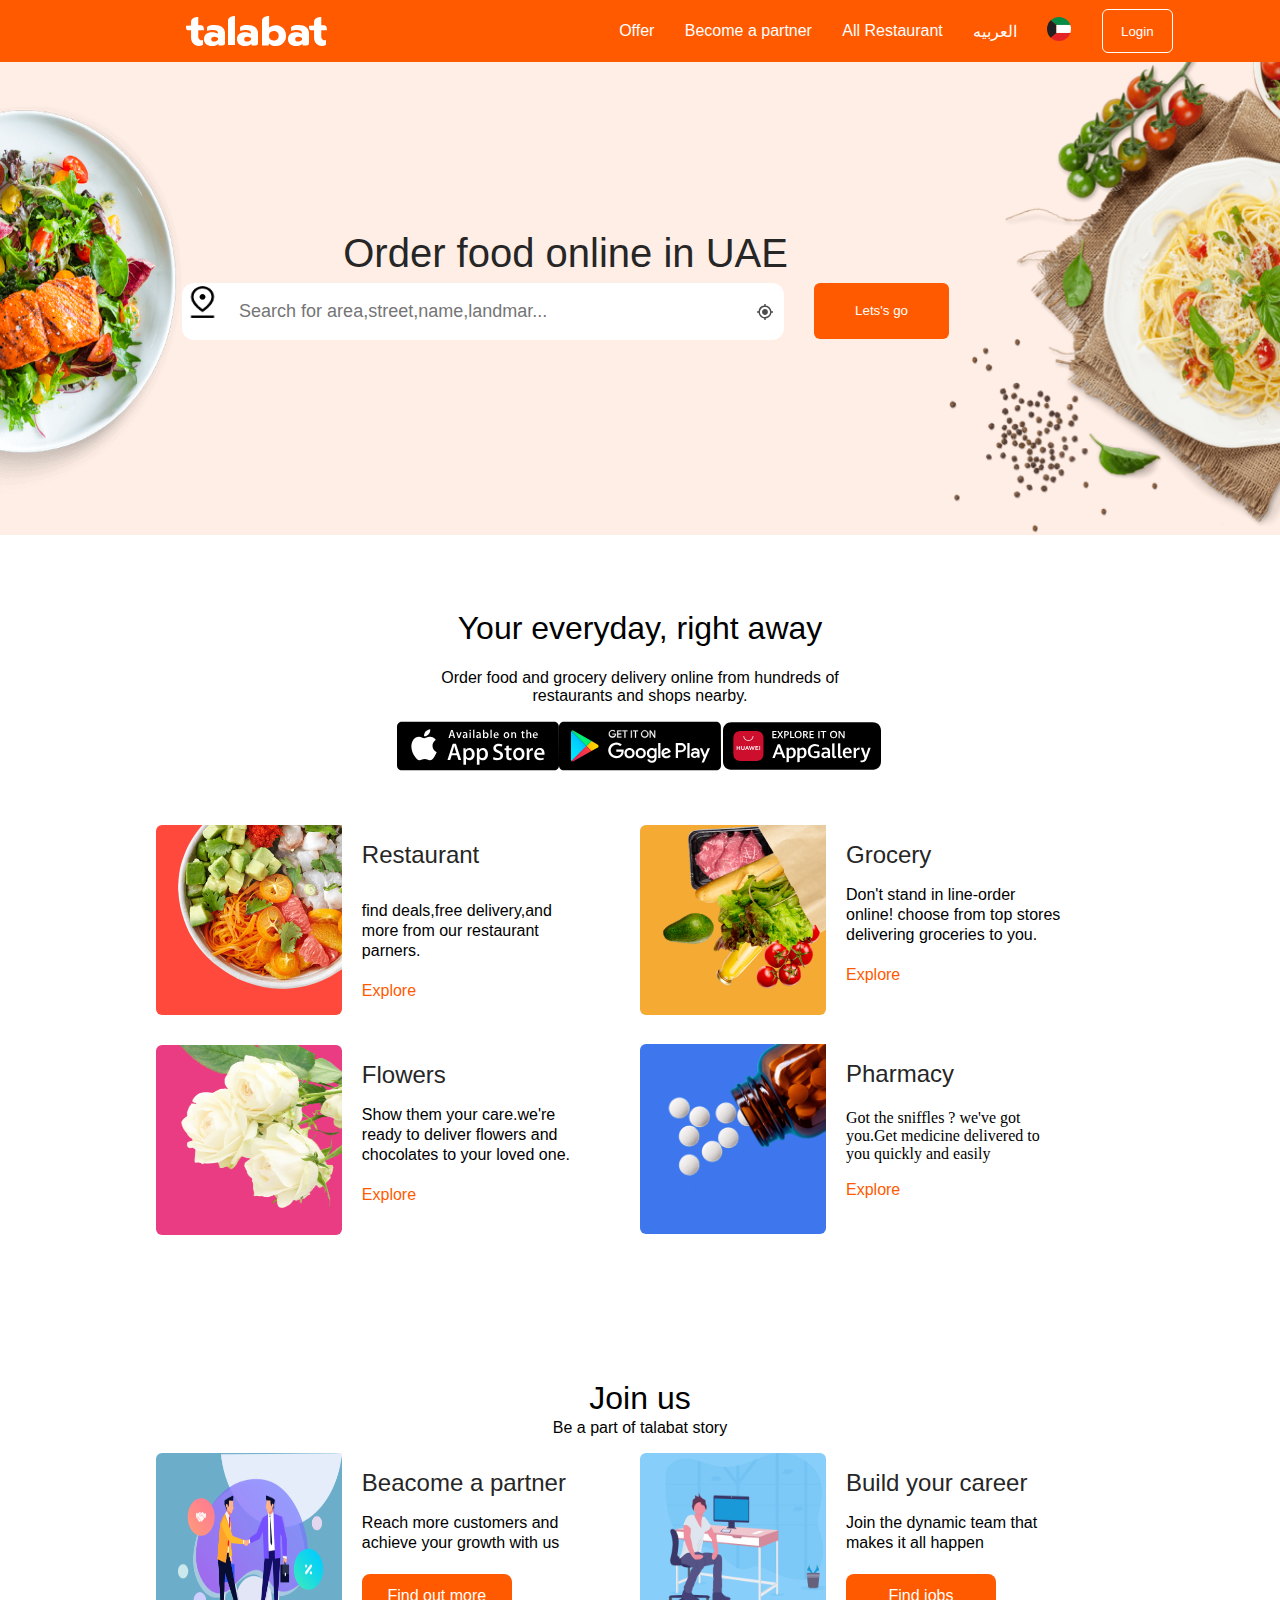
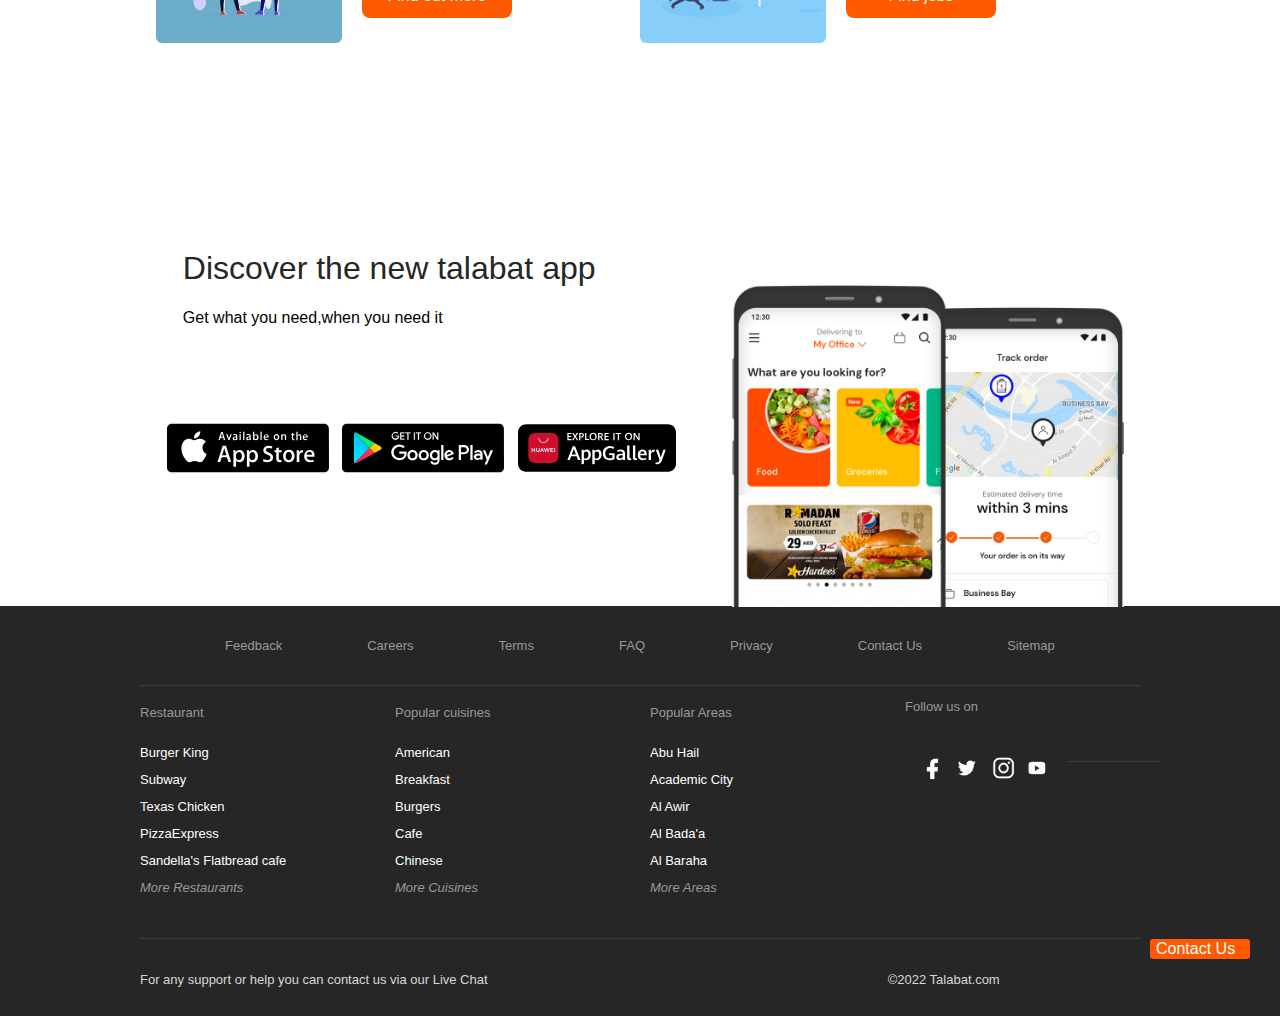
<file: index.html>
<!DOCTYPE html>
<html lang="en">
<head>
    <meta charset="UTF-8">
    <meta http-equiv="X-UA-Compatible" content="IE=edge">
    <meta name="viewport" content="width=device-width, initial-scale=1.0">
    <title></title>
    <link rel="stylesheet" href="talabat.css">
</head>
<body>
   <div class="container">
    <div class="header">
        <div class="main-logo">
            <img src="./images/logo.svg">
        </div>
        <div class="blank-space">
            <div class="nav-bar">
                <a href="">Offer</a>
                <a href="">Become a partner</a>
                <a href="">All Restaurant</a>
                <a href="">العربيه</a>
                <a href=""><img  class="flag" src="./images/flag.svg"></a>
                <a href=""><button class="login-button">Login</button></a>
            </div>
        </div>
    </div>
    <div class="baner-home">
        <div class="left-banner"><img src="./images/banner-left.webp" width="100%" height="100%"></div>
        <div class="banner-content">
            <div class="text-part">Order food online in UAE</div>
            <div class="search-part">
                
                <div class="locate-icon">
                    <img src="./images/locate-logo.png" id="locate">
                </div>
            
                <input type="text" id="search-field" placeholder="           Search for area,street,name,landmar...">
                <div class="locate-map"><img src="./images/locate-map.svg"></div>
                <a href=""><button class="letsgo-btn">Lets's go</button></a>
            </div>
        </div>
        <div class="right-banner"><img src="./images/banner-right.webp" width="100%" height="100%"></div>
    </div>
    <div class="blank"></div>
    <div class="text-head"><h1>Your everyday, right away</h1></div>
    <div class="text-para"><p>Order food and grocery delivery online from hundreds of <br> restaurants and shops nearby.</p></div>
    <div class="app-link"><div class="inner-div">
        <div class="app-store"><img src="./images/logo_appstore.svg" width="162px" height="50px"></div>
        <div class="play-store"><img src="./images/logo_playstore.svg"width="162px" height="50px"></div>
        <div class="huawei-store"><img src="./images/logo_huaweistore1.svg" width="162px" height="50px"></div>
        </div>
    </div>
    <div class="blank2"></div>
   <div class="explore-container">
    <div class="left-line"></div>
    <div class="explore-left">
        <div class="exploreleft-top">
            <div class="image1">
                <img src="./images/vertical-restaurants.webp" width="164px" height="164px">
            </div>
            <div class="text1">
                <div><h1 class="head1">Restaurant</h1></div>
                <div><p class="para1">find deals,free delivery,and <br>more from our restaurant <br>parners.</p></div>
                <a class="explore-link" href="">Explore</a>
            </div>
        </div>
        <div class="exploreleft-bottom">
            <div class="image2">
                <img src="./images/vertical-flowers.webp" width="164px" height="164px">
            </div>
            <div class="text2">
                <div><h1 class="head1">Flowers</h1></div>
                <div><p class="para1">Show them your care.we're <br>ready to deliver flowers and chocolates to your loved one.</p></div>
                <a class="explore-link" href="">Explore</a>
            </div>
        </div>
    </div>
    <div class="explore-right">
        <div class="exploreright-top">
            <div class="image3">
              <img src="./images/vertical-grocery.webp" width="164px" height="164px">
            </div>
            <div class="text3">
                <div><h1 class="head1">Grocery</h1></div>
                <div><p class="para1">Don't stand in line-order <br> online! choose from top stores <br> delivering groceries to you.</p></div>
                <a class="explore-link" href="">Explore</a>
            </div>
        </div>
        <div class="exploreright-bottom">
            <div class="image4">
                <img src="./images/vertical-pharmacy.webp" width="164px" height="164px">
            </div>
            <div class="text4">
                <div><h1 class="head1">Pharmacy</h1></div>
                <div><p class="para1"></p>Got the sniffles ? we've got <br>you.Get medicine delivered to <br> you quickly and easily</div>
                <br>
                <a class="explore-link" href="">Explore</a>
            </div>
        </div>
    </div>
    <div class="right-line"></div>
   </div>
   <div class="blank3"></div>
   <div class="head2"><h1>Join us</h1></div>
   <div class="para2">Be a part of talabat story</div>
   <div class="bussines-explore">
    <div class="left-line2"></div>
    <div class="bussinnes-left">
        <div class="image5">
            <img src="./images/partners-banner.png" width="164px" height="164px">
        </div>
        <div class="text5">
            <div><h1 class="head3">Beacome a partner</h1></div>
            <div><p class="para3">Reach more customers and <br>achieve your growth with us</p></div>
            <a href=""><button class="find-out">Find out more</button></a>
        </div>
    </div>
    <div class="bussiness-right">
        <div class="image6">
            <img src="./images/working-image.png" width="164px" height="164px">
        </div>
        <div class="text6">
            <div><h1 class="head3">Build your career</h1></div>
            <div><p class="para3">Join the dynamic team that <br> makes it all happen</p></div>
            <a href=""><button class="find-job">Find jobs</button></a>
        </div>
    </div>
    <div class="right-line2"></div>
   </div>
   <div class="blank4"></div>
         <div class="discover-explore">
            <div class="left-line3"></div>
            <div class="left-discover">
                <div class="text7">
                    <div><h1 class="head4">Discover the new talabat app</h1></div> 
                     <div><p class="para4">Get what you need,when you need it</p></div> 
                </div>

                <div class="image7">
                    <div class="app-logo">
                        <img src="./images/logo_appstore.svg" width="162px" height="50px">
                        <img src="./images/logo_playstore.svg" width="162px" height="50px">
                        <img src="./images/logo_huaweistore1.svg" width="162px" height="50px">
                    </div>
                </div>
                
            </div>
            <div class="right-discover">
                <div class="app-view">
                    <img src="./images/app-view-image.webp"width="393px" height="322px">
                </div>
            </div>
            <div class="right-line3"></div>
         </div>
          <div class="footer-container">
            <div class="inner-footer">
                <div class="home-footer">
                    <div class="footer-link">
                        <a href="" class="content">Feedback</a>
                        <a href="" class="content">Careers</a>
                        <a href="" class="content">Terms</a>
                        <a href="" class="content">FAQ</a>
                        <a href="" class="content">Privacy</a>
                        <a href="" class="content">Contact Us</a>
                        <a href="" class="content">Sitemap</a>
                    </div>
                    <div class="popular-links">
                        <div class="row">
                            <div class="row1">
                                <p class="one">Restaurant</p>
                                <a href="">Burger King</a>
                                <a href="">Subway</a>
                                <a href="">Texas Chicken</a>
                                <a href="">PizzaExpress</a>
                                <a href="">Sandella's Flatbread cafe</a>
                                 <i class="two">More Restaurants</i>
                            </div>
                            <div class="row2">
                                <p class="one">Popular cuisines</p>
                                <a href="">American</a>
                                <a href="">Breakfast</a>
                                <a href="">Burgers</a>
                                <a href="">Cafe</a>
                                <a href="">Chinese</a>
                                <i class="two">More Cuisines</i>
                            </div>
                            <div class="row3">
                                <p class="one">Popular Areas</p>
                                <a href="">Abu Hail</a>
                                <a href="">Academic City</a>
                                <a href="">Al Awir</a>
                                <a href="">Al Bada'a</a>
                                <a href="">Al Baraha</a>
                                <i class="two">More Areas</i>                                
                            </div>
                           
                            <div class="follow">
                                <p class="one">Follow us on</p>
                                <img src="./images/social-meadia.jpeg" width="162px" height="82px">
                            </div>
                            
                        </div>
                        
                            
                        </div>
                        <div class="fix-text">
                            <div class="row-main">
                                <div class="row4">
                                    For any support or help you can contact us via our Live Chat
                                </div>
                                <div class="row5">
    
                                    ©2022 Talabat.com
                                </div>
                        <a href=""><button class="footer-btn">Contact Us</button></a>
                        </div>
                    </div>
                </div>
            </div>
          </div>
    </div>
   </div>

    </div>
   </div>
</body>
</html>
</file>
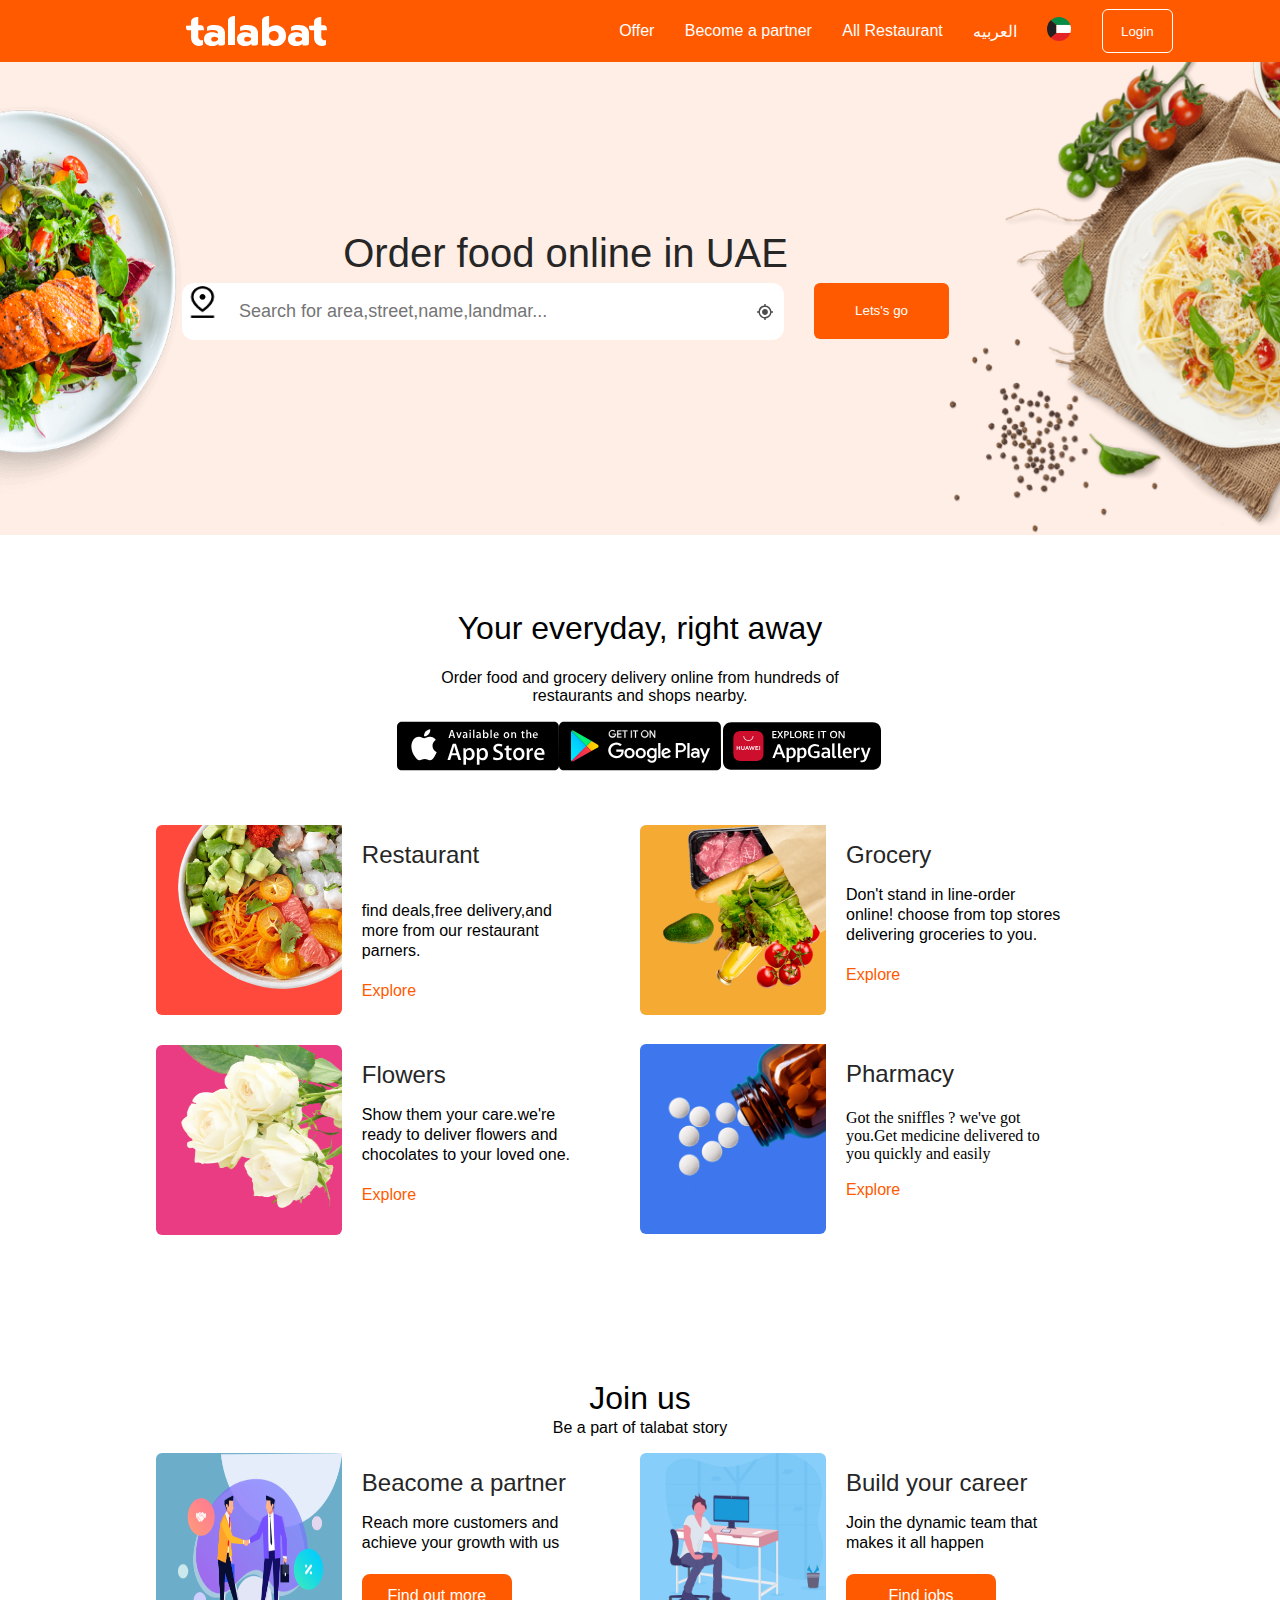
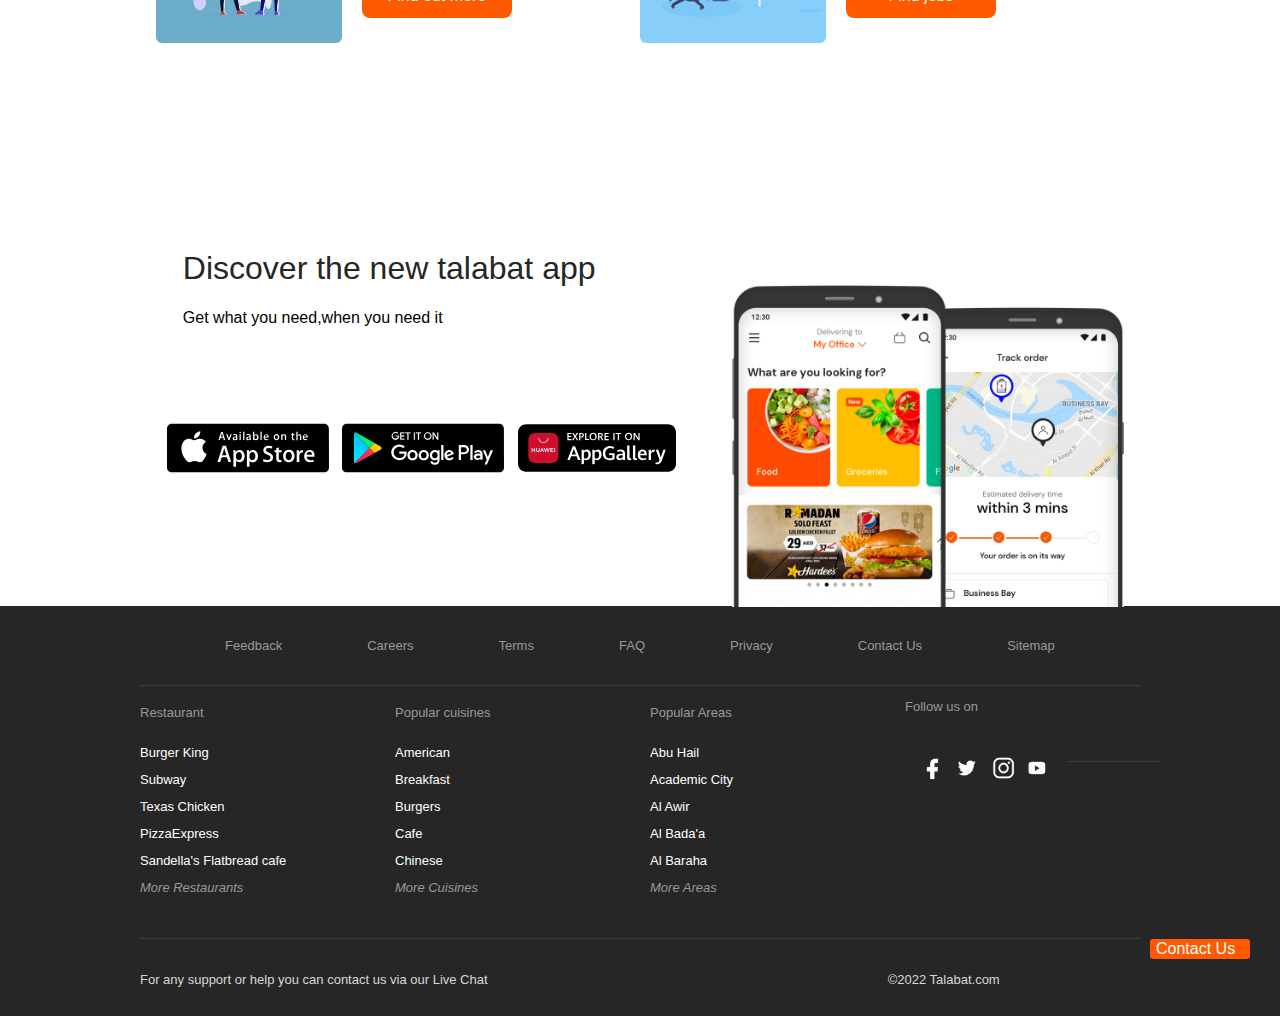
<file: talabat.html>
<!DOCTYPE html>
<html lang="en">
<head>
    <meta charset="UTF-8">
    <meta http-equiv="X-UA-Compatible" content="IE=edge">
    <meta name="viewport" content="width=device-width, initial-scale=1.0">
    <title></title>
    <link rel="stylesheet" href="talabat.css">
</head>
<body>
   <div class="container">
    <div class="header">
        <div class="main-logo">
            <img src="./images/logo.svg">
        </div>
        <div class="blank-space">
            <div class="nav-bar">
                <a href="">Offer</a>
                <a href="">Become a partner</a>
                <a href="">All Restaurant</a>
                <a href="">العربيه</a>
                <a href=""><img  class="flag" src="./images/flag.svg"></a>
                <a href=""><button class="login-button">Login</button></a>
            </div>
        </div>
    </div>
    <div class="baner-home">
        <div class="left-banner"><img src="./images/banner-left.webp" width="100%" height="100%"></div>
        <div class="banner-content">
            <div class="text-part">Order food online in UAE</div>
            <div class="search-part">
                
                <div class="locate-icon">
                    <img src="./images/locate-logo.png" id="locate">
                </div>
            
                <input type="text" id="search-field" placeholder="           Search for area,street,name,landmar...">
                <div class="locate-map"><img src="./images/locate-map.svg"></div>
                <a href=""><button class="letsgo-btn">Lets's go</button></a>
            </div>
        </div>
        <div class="right-banner"><img src="./images/banner-right.webp" width="100%" height="100%"></div>
    </div>
    <div class="blank"></div>
    <div class="text-head"><h1>Your everyday, right away</h1></div>
    <div class="text-para"><p>Order food and grocery delivery online from hundreds of <br> restaurants and shops nearby.</p></div>
    <div class="app-link"><div class="inner-div">
        <div class="app-store"><img src="./images/logo_appstore.svg" width="162px" height="50px"></div>
        <div class="play-store"><img src="./images/logo_playstore.svg"width="162px" height="50px"></div>
        <div class="huawei-store"><img src="./images/logo_huaweistore1.svg" width="162px" height="50px"></div>
        </div>
    </div>
    <div class="blank2"></div>
   <div class="explore-container">
    <div class="left-line"></div>
    <div class="explore-left">
        <div class="exploreleft-top">
            <div class="image1">
                <img src="./images/vertical-restaurants.webp" width="164px" height="164px">
            </div>
            <div class="text1">
                <div><h1 class="head1">Restaurant</h1></div>
                <div><p class="para1">find deals,free delivery,and <br>more from our restaurant <br>parners.</p></div>
                <a class="explore-link" href="">Explore</a>
            </div>
        </div>
        <div class="exploreleft-bottom">
            <div class="image2">
                <img src="./images/vertical-flowers.webp" width="164px" height="164px">
            </div>
            <div class="text2">
                <div><h1 class="head1">Flowers</h1></div>
                <div><p class="para1">Show them your care.we're <br>ready to deliver flowers and chocolates to your loved one.</p></div>
                <a class="explore-link" href="">Explore</a>
            </div>
        </div>
    </div>
    <div class="explore-right">
        <div class="exploreright-top">
            <div class="image3">
              <img src="./images/vertical-grocery.webp" width="164px" height="164px">
            </div>
            <div class="text3">
                <div><h1 class="head1">Grocery</h1></div>
                <div><p class="para1">Don't stand in line-order <br> online! choose from top stores <br> delivering groceries to you.</p></div>
                <a class="explore-link" href="">Explore</a>
            </div>
        </div>
        <div class="exploreright-bottom">
            <div class="image4">
                <img src="./images/vertical-pharmacy.webp" width="164px" height="164px">
            </div>
            <div class="text4">
                <div><h1 class="head1">Pharmacy</h1></div>
                <div><p class="para1"></p>Got the sniffles ? we've got <br>you.Get medicine delivered to <br> you quickly and easily</div>
                <br>
                <a class="explore-link" href="">Explore</a>
            </div>
        </div>
    </div>
    <div class="right-line"></div>
   </div>
   <div class="blank3"></div>
   <div class="head2"><h1>Join us</h1></div>
   <div class="para2">Be a part of talabat story</div>
   <div class="bussines-explore">
    <div class="left-line2"></div>
    <div class="bussinnes-left">
        <div class="image5">
            <img src="./images/partners-banner.png" width="164px" height="164px">
        </div>
        <div class="text5">
            <div><h1 class="head3">Beacome a partner</h1></div>
            <div><p class="para3">Reach more customers and <br>achieve your growth with us</p></div>
            <a href=""><button class="find-out">Find out more</button></a>
        </div>
    </div>
    <div class="bussiness-right">
        <div class="image6">
            <img src="./images/working-image.png" width="164px" height="164px">
        </div>
        <div class="text6">
            <div><h1 class="head3">Build your career</h1></div>
            <div><p class="para3">Join the dynamic team that <br> makes it all happen</p></div>
            <a href=""><button class="find-job">Find jobs</button></a>
        </div>
    </div>
    <div class="right-line2"></div>
   </div>
   <div class="blank4"></div>
         <div class="discover-explore">
            <div class="left-line3"></div>
            <div class="left-discover">
                <div class="text7">
                    <div><h1 class="head4">Discover the new talabat app</h1></div> 
                     <div><p class="para4">Get what you need,when you need it</p></div> 
                </div>

                <div class="image7">
                    <div class="app-logo">
                        <img src="./images/logo_appstore.svg" width="162px" height="50px">
                        <img src="./images/logo_playstore.svg" width="162px" height="50px">
                        <img src="./images/logo_huaweistore1.svg" width="162px" height="50px">
                    </div>
                </div>
                
            </div>
            <div class="right-discover">
                <div class="app-view">
                    <img src="./images/app-view-image.webp"width="393px" height="322px">
                </div>
            </div>
            <div class="right-line3"></div>
         </div>
          <div class="footer-container">
            <div class="inner-footer">
                <div class="home-footer">
                    <div class="footer-link">
                        <a href="" class="content">Feedback</a>
                        <a href="" class="content">Careers</a>
                        <a href="" class="content">Terms</a>
                        <a href="" class="content">FAQ</a>
                        <a href="" class="content">Privacy</a>
                        <a href="" class="content">Contact Us</a>
                        <a href="" class="content">Sitemap</a>
                    </div>
                    <div class="popular-links">
                        <div class="row">
                            <div class="row1">
                                <p class="one">Restaurant</p>
                                <a href="">Burger King</a>
                                <a href="">Subway</a>
                                <a href="">Texas Chicken</a>
                                <a href="">PizzaExpress</a>
                                <a href="">Sandella's Flatbread cafe</a>
                                 <i class="two">More Restaurants</i>
                            </div>
                            <div class="row2">
                                <p class="one">Popular cuisines</p>
                                <a href="">American</a>
                                <a href="">Breakfast</a>
                                <a href="">Burgers</a>
                                <a href="">Cafe</a>
                                <a href="">Chinese</a>
                                <i class="two">More Cuisines</i>
                            </div>
                            <div class="row3">
                                <p class="one">Popular Areas</p>
                                <a href="">Abu Hail</a>
                                <a href="">Academic City</a>
                                <a href="">Al Awir</a>
                                <a href="">Al Bada'a</a>
                                <a href="">Al Baraha</a>
                                <i class="two">More Areas</i>                                
                            </div>
                           
                            <div class="follow">
                                <p class="one">Follow us on</p>
                                <img src="./images/social-meadia.jpeg" width="162px" height="82px">
                            </div>
                            
                        </div>
                        
                            
                        </div>
                        <div class="fix-text">
                            <div class="row-main">
                                <div class="row4">
                                    For any support or help you can contact us via our Live Chat
                                </div>
                                <div class="row5">
    
                                    ©2022 Talabat.com
                                </div>
                        <a href=""><button class="footer-btn">Contact Us</button></a>
                        </div>
                    </div>
                </div>
            </div>
          </div>
    </div>
   </div>

    </div>
   </div>
</body>
</html>
</file>
<file: talabat.css>
body{margin: 0;
    padding: 0;

}
.header{
    display: flex;
    justify-content: center;
    align-items: center;
    width: 100%;
    height: 62px;
    background-color: #ff5a00;
}
.main-logo{
    width: 40%;
    height: 72px;
    background-repeat: no-repeat;
    display: flex;
    justify-content: center;
    align-items: center;
}
.blank-space{
    width: 60%;
    height: 72px;
    display: flex;
    justify-content: center;
    align-items: center;
}
.nav-bar{
    width: 80%;
    height: 30px;
    display: flex;
    justify-content: space-evenly;
    align-items: center;
    font-family:  'Open Sans', sans-serif;
    text-decoration: none;
    
    
}
.flag{
    height: 24px;
    width: 24px;
    border-radius: 50%;
    
}
.login-button{
    height: 44px;
    width: 71px;
    border-radius: 6px;
    background-color: #ff5a00 ;
    border:1px solid #fff; 
    cursor: pointer;
    color: #fff;
}
a{
    text-decoration: none;
}
.login-button:hover{
  background-color: #ff9459;
}
a{
    color: #fff;
}
.baner-home{
    height: 473px;
    width: 100%;
    display: flex;
    justify-content: space-between;
    background-color: #ffeee5;
    
    
    
    

}
.left-banner{
    height: 388px;
    width: 15%;
     align-self: center; 
     cursor: pointer;
    
}
.right-banner{
    height: 471px;
    width: 349px;
    margin-left: auto;
    cursor: pointer;


}
.banner-content{
    height: 136px;
    width: 62%;
    display: flex;
    align-self: center;
    flex-direction: column;
      align-items: center;
      
    
    
}
.text-part{
    height: 52px;
    width: 100%;
    display: flex;
    justify-content: center;
    font-size: 40px;
    font-family:sans-serif;
    color: #262626;
}
   .search-part{  
    height: 58px;
    width: 100%;
    display: flex;
    justify-content: center;
    
}
#search-field{
    height: 55px;
    width: 560px;
    box-shadow: none;
    border: 0px solid #a6a6a6; 
    font-size: 18px;
    border-bottom-left-radius: 12px;
    border-top-left-radius: 12px;

}
#locate{
     height: 38px; 
    width: 41px; 
    position: absolute;
    align-self: flex-start;
    cursor: pointer;
}
.locate-icon{
    display: flex;
    

}
.locate-map{
    display: flex;
     justify-content: center; 
     align-items: center;
    background-color: #fff;
    align-self: center; 
    flex-direction: column;
    height: 57px;
    width: 38px;
    border-bottom-right-radius: 12px;
     border-top-right-radius: 12px;
     cursor: pointer;
    
}
.letsgo-btn{
    height: 56px;
    width: 135px;
    background-color: #ff5a00;
    margin-left: 30px;
    border-radius: 6px;
    border: none;
    color: #fff;
    cursor: pointer;
}
.letsgo-btn:hover{
    background-color: #ff9459;
}
.blank{
    height: 54px;
    width: 100%;
    
}
.text-head{
    text-align: center;
    font-family: 32px;
    font-family: sans-serif;
    font-weight: 100;
}
.text-para{
    text-align: center;
    font-size: 16px;
    font-family: sans-serif;
}

h1{
    font-weight: 500;
}
.app-link{
    height: 50px;
    width: 100%;
    display: flex;
    flex-direction: row;
    justify-content:center; 
    cursor: pointer;
    

}
.inner-div{
    height: 50px;
    width: 38%;
    display: flex;
    flex-direction: row;
    justify-content: space-evenly;
}
.blank2{
    height: 54px;
    width: 100%;
    /* background-color: #262626; */
}
.explore-container{
    height: 407px;
    width: 100%;
     /* background-color: #ff5a00;  */
     display: flex;
     flex-direction: row;
}
.left-line{
    height: 407px;
    width: 206px;
     /* background-color: #262626;  */
     justify-content: flex-start;
}
.right-line{
    height: 407px;
    width: 206px;
    /* background-color: rgba(3, 34, 3, 0.8); */
    justify-content: flex-end;

}
.explore-left{
    height: 100%;
    width: 50%;
    /* background-color: aqua; */
    cursor: pointer;
}
.exploreleft-top{
    width: 480px;
    height: 220px;
    /* background-color: #a6a6a6; */
    display: flex;
    flex-direction: row;
    gap: 20px;
    cursor: pointer;
    
}
.exploreleft-bottom{
    height: 187px;
    width: 480px;
   /* background-color: blue; */
   display: flex;
   flex-direction: row;
   gap: 20px;
}
.explore-right{
    height: 100%;
    width: 50%;
    /* background-color: blueviolet; */
    cursor: pointer;
    
}
.exploreright-top{
    width: 480px;
    height: 219px;
    /* background-color: brown; */
    display: flex;
    flex-direction: row;
    gap: 20px;
    cursor: pointer;
    
    
}
.exploreright-bottom{
    width: 480px;
    height: 187px;
    /* background-color: chartreuse; */
    display: flex;
    flex-direction: row;
    gap: 20px;
    cursor: pointer;
}
.image1{
    width:fit-content;
    height: fit-content;
    background-color: #ff493d;
    padding-left: 22px;
    padding-bottom: 22px;
    border-radius: 6px
    
}
.text1{
    width: 60%;
    height: 100%;
    background-color: #fff;
    display: flex;
    flex-direction: column;
}
.image2{
    width: fit-content;
    height: fit-content;
    background-color: #e93c82;
    padding-left: 22px;
    padding-bottom: 22px;
    border-radius: 6px
    
}
.text2{
    width: 60%;
    height: 100%;
    background-color: #fff;
}
.image3{
    width: fit-content;
    height: fit-content;
    background-color: #f4aa33;
    padding-left: 22px;
    padding-bottom: 22px;
    border-radius: 6px
}
.text3{
    width: 60%;
    height: 100%;
    background-color: #fff;
}
.image4{
    width: fit-content;
    height: fit-content;
    background-color: #3d76ed;
    padding-left: 22px;
    padding-bottom: 22px;
    border-radius: 6px
}
.text4{
    width: 60%;
    height: 100%;
    background-color: #fff;
}
.explore-link{
    color: #ff5a00;
    font-size: 16px;
    font-family: sans-serif;
    
}
.blank3{
    height: 146px;
    width: 100%;
    /* background-color: #262626; */
}
.head2{
    height: 41px;
    width: 100%;
    display: flex;
    justify-content: center;
    align-items: center;
}
.para2{
    height: 20px;
    width: 100%;
    display: flex;
    justify-content:center;
}
.bussines-explore{
    padding-top: 14px;
    height: 230px;
    width: 100%;
    /* background-color: #ff9459; */
    display: flex;
    flex-direction:row
    
}
.left-line2{
    height: 230px;
    width: 206px;
    /* background-color: #262626; */
    justify-content: flex-start;
    
}
.right-line2{
    height: 230px;
    width: 206px;
    /* background-color: #0e0201; */
    justify-content: flex-end;
    
}
.bussinnes-left{
    height: 100%;
    width: 50%;
    /* background-color: #3d76ed; */
    display: flex;
    flex-direction: row;
    gap: 20px;
    
    
}
.bussiness-right{
    height: 100%;
    width: 50%;
    /* background-color: #e93c82; */
    display: flex;
    flex-direction: row;
    gap: 20px;
    
}
.image5{
    height: fit-content;
    width: fit-content;
      background-color: rgb(108, 173, 201); 
      padding-left: 22px;
      padding-bottom: 22px;
      border-radius: 6px
      
}
.text5{
    height: 100%;
    width: 60%;
     background-color:#fff; 
}
.image6{
    height: fit-content;
    width: fit-content;
     background-color: lightskyblue; 
     padding-left: 22px;
     padding-bottom: 22px;
     border-radius: 6px
     
}
.text6{
    height: 100%;
    width: 60%;
     background-color:#fff; 
    
}
.head3{
    font-size: 24px;
    font-weight: 500;
    color:#262626;
    font-family:sans-serif ;
}
.para3{
    font-size: 16px;
    line-height: 20px;
    margin-bottom: 21px;
    font-family: sans-serif;
}
.find-out{
    border-radius: 8px;
    line-height: 1.25;
    padding-top: 12px;
    padding-right: 20px;
    padding-bottom: 12px;
    padding-left: 20px;
    box-shadow: none;
   height: auto;
   text-transform: none;
   text-align: center;
   font-size: 16px;
   color: #fff;
   min-width: 150px;
   border: none;
   background-color: #ff5a00;
   cursor: pointer;
}
.head1{
    font-size: 24px;
    font-weight: 500;
    color:#262626;
    font-family:sans-serif ;

}
.para1{
    font-size: 16px;
    line-height: 20px;
    margin-bottom: 21px;
    font-family: sans-serif;

}
.find-job{
    border-radius: 8px;
    line-height: 1.25;
    padding-top: 12px;
    padding-right: 20px;
    padding-bottom: 12px;
    padding-left: 20px;
    box-shadow: none;
   height: auto;
   text-transform: none;
   text-align: center;
   font-size: 16px;
   color: #fff;
   min-width: 150px;
   border: none;
   background-color: #ff5a00;
   cursor: pointer;

}
.blank4{
    height: 146px;
    width: 100%;
    /* background-color: #0e0201; */
}
.discover-explore{
    height: 377px;
    width: 100%;
    /* background-color: #ff493d; */
    display: flex;
    flex-direction: row;
}
.left-line3{
    height: 377px;
    width: 206px;
    /* background-color: #262626; */
    justify-content: flex-start;
}
.right-line3{
    height: 377px;
    width: 206px;
    /* background-color: #080c09; */
    justify-content: flex-end;
}
.left-discover{
    height: 100%;
    width: 60%;
    /* background-color: #a6a6a6; */
}
.right-discover{
    height: 100%;
    width: 40%;
    /* background-color: #3d76ed; */
}
.text7{
    height: 90px;
    width: 470px;
    background-color: #fff;
    padding-bottom: 20px;
    padding-left: 28px;
}
.image7{
    height: 50px;
    width: 536px;
    display: flex;
    
    
}
.app-logo{
    height: 100%;
    width: 100%;
    display: flex;
    flex-direction: row;
    justify-content: space-evenly;
    padding-top: 63px;
    cursor: pointer;
}
 .app-view{ 
    height: fit-content;
    width: 60%;
    display: flex;
    padding-top: 56px;
    cursor: pointer;
}
.footer-container{
    height: 410px;
    width: 100%;
     background-color:#262626;  
    display: flex;
    justify-content: center;
}
.inner-footer{
    height: 410px;
    width: 1000px;
    /* background-color: #080c09; */
}
.home-footer{
    height: 332px;
    width: 1000px;
    /* background-color: #f4aa33; */
    
    
}
.footer-link{
    height: 79px;
    width: 1000px;
    /* background-color: #262626; */
    display: flex;
    justify-content: space-evenly;
    align-items: center;
    border-bottom: 1px solid #3b3b3b;;
   
    
}
.content{
    /* color: #999; */
    font-family: sans-serif;
    font-weight: 200;
    font-size: 13px;
    color: #999999;
    
}
.popular-links{
    height: 252px;
    width: 1000px;
    /* background-color: brown; */
    border-bottom: 1px solid #3b3b3b;;
}
.row{
    height: 211px;
    width: 1020px;
    /* background-color: #3d76ed; */
    display: flex;
    flex-direction: row;
    
}
.row1{
    height: 211px;
    width: 255px;
    /* background-color: violet; */
    display: flex;
    flex-direction: column;
    line-height: 27px;
    font-family: sans-serif;
    font-size: 13px;
    font-weight: 100;

}
.row2{
    height: 211px;
    width: 255px;
    /* background-color: #ff9459; */
    display: flex;
    flex-direction: column;
    line-height: 27px;
    font-family: sans-serif;
    font-size: 13px;
    font-weight: 100;

}
.row3{
    height: 211px;
    width: 255px;
    /* background-color: aqua; */
    display: flex;
    flex-direction: column;
    line-height: 27px;
    font-family: sans-serif;
    font-size: 13px;
    font-weight: 100;

}
.follow{
    height: 75px;
    width: 255px;
    /* background-color: #080c09; */
    border-bottom: 1px solid #3b3b3b;
    cursor: pointer;
}
.fix-text{
    height: 1000px;
    height: 78px;
}
.row-main{
    height: 18px;
    width: 1020px;
    display: flex;
    flex-direction: row;
}
.row4{
    height: 18px;
    width: 829px;
    color: #d8d8d8;
    font-family: sans-serif;
    font-size: 13px;
    margin-top: 33px;
}
.row5{
    height: 18px;
    width: 191px;
    color: #d8d8d8;
    font-family: sans-serif;
    font-size: 13px;
    margin-top: 33px;
}
.footer-btn{
      display: flex; 
      margin-left: 90%; 
      background-color: #ff5a00; 
    border-radius: 3px;
      box-shadow: none;
     height: auto;
     text-transform: none;
     text-align: center;
     font-size: 16px;
     color: #fff;
     border: none;
     width: 100px;

}
.one{
    color:#999999;
    font-family: sans-serif;
    font-size: 13px;
}
.two{
    color:#999999;
    font-family: sans-serif;
    font-size: 13px;
}

.head4{
    font-size: 32px;
    font-weight: 500;
    color:#262626;
    font-family:sans-serif ;

}
.para4{
    font-size: 16px;
    font-family: sans-serif;


}
.footer-btn:hover{
    color: #ff5a00;
}
.head2{
    font-family: sans-serif;

}
.para2{
    font-family: sans-serif;

}
</file>
